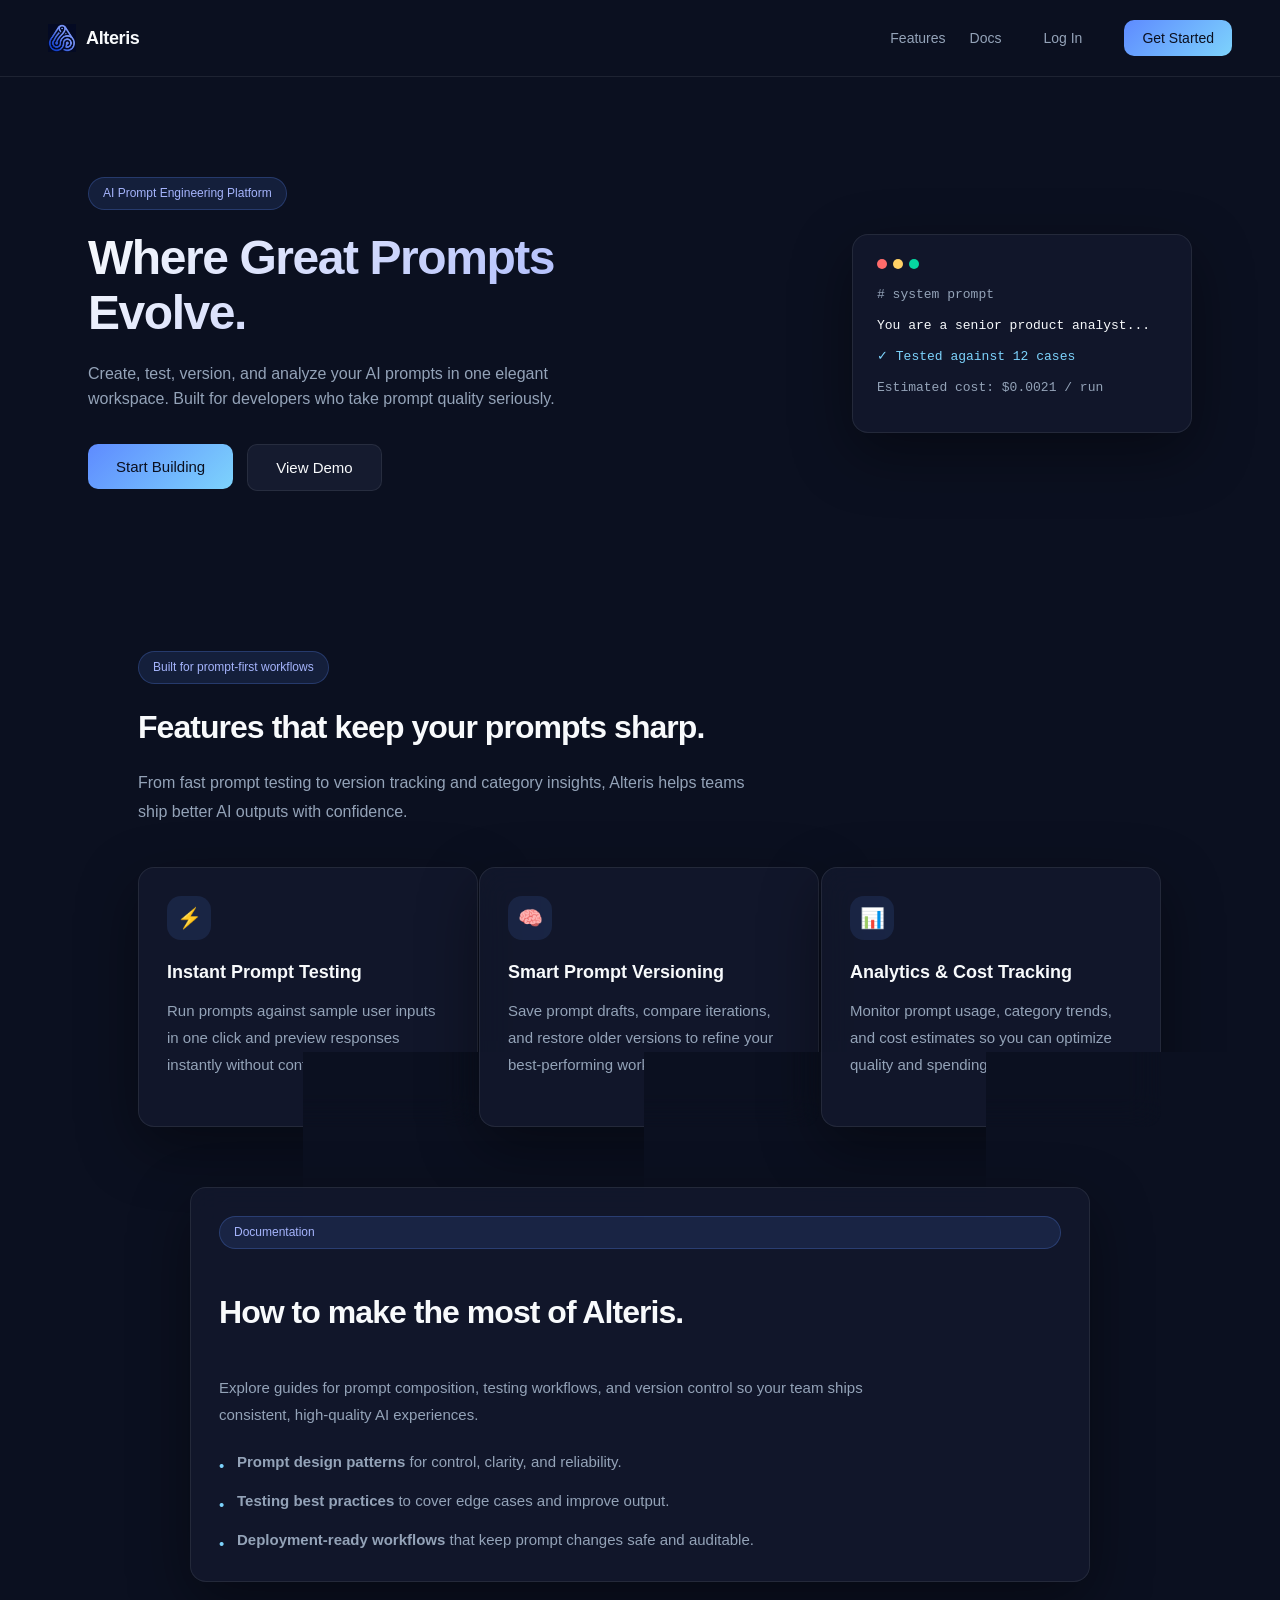
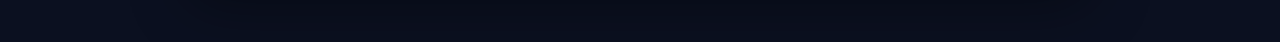
<file: frontend/index.html>
<!DOCTYPE html>
<html lang="en">
<head>
  <meta charset="UTF-8">
  <meta name="viewport" content="width=device-width, initial-scale=1.0">
  <title>Alteris — Where Great Prompts Evolve</title>
  <link rel="icon" type="image/png" href="logo.png">
  <link rel="stylesheet" href="style.css">
</head>
<body>

  <nav class="navbar">
    <a href="index.html" class="nav-brand">
      <img src="logo.png" alt="Alteris logo" class="nav-logo">
      <span class="nav-title">Alteris</span>
    </a>
    <div class="nav-links">
      <a href="#features" class="nav-link">Features</a>
      <a href="#docs" class="nav-link">Docs</a>
      <a href="login.html"><button class="btn btn-ghost">Log In</button></a>
      <a href="signup.html"><button class="btn btn-primary">Get Started</button></a>
    </div>
  </nav>

  <main class="hero">
    <div class="hero-content">
      <span class="hero-badge">AI Prompt Engineering Platform</span>
      <h1 class="hero-title">Where Great Prompts Evolve.</h1>
      <p class="hero-subtitle">
        Create, test, version, and analyze your AI prompts in one elegant workspace.
        Built for developers who take prompt quality seriously.
      </p>
      <div class="hero-actions">
        <a href="signup.html"><button class="btn btn-primary btn-large">Start Building</button></a>
        <a href="https://drive.google.com/file/d/11SrBsMLAGwpeKGv7CvPNHX1LnYYcAS8o/view?usp=sharing" target="_blank" rel="noreferrer"><button class="btn btn-secondary btn-large">View Demo</button></a>
      </div>
    </div>

    <div class="hero-card floating-card">
      <div class="card-dot-row">
        <span class="dot dot-red"></span>
        <span class="dot dot-yellow"></span>
        <span class="dot dot-green"></span>
      </div>
      <p class="card-line card-line-muted"># system prompt</p>
      <p class="card-line">You are a senior product analyst...</p>
      <p class="card-line card-line-accent">✓ Tested against 12 cases</p>
      <p class="card-line card-line-muted">Estimated cost: $0.0021 / run</p>
    </div>
  </main>

  <section id="features" class="page-section">
    <div class="section-header">
      <span class="section-badge">Built for prompt-first workflows</span>
      <h2 class="section-title">Features that keep your prompts sharp.</h2>
      <p class="section-description">From fast prompt testing to version tracking and category insights, Alteris helps teams ship better AI outputs with confidence.</p>
    </div>
    <div class="feature-grid">
      <div class="feature-card floating-card">
        <div class="feature-icon">⚡</div>
        <h3 class="feature-title">Instant Prompt Testing</h3>
        <p class="feature-text">Run prompts against sample user inputs in one click and preview responses instantly without context switching.</p>
      </div>
      <div class="feature-card floating-card">
        <div class="feature-icon">🧠</div>
        <h3 class="feature-title">Smart Prompt Versioning</h3>
        <p class="feature-text">Save prompt drafts, compare iterations, and restore older versions to refine your best-performing workflows.</p>
      </div>
      <div class="feature-card floating-card">
        <div class="feature-icon">📊</div>
        <h3 class="feature-title">Analytics & Cost Tracking</h3>
        <p class="feature-text">Monitor prompt usage, category trends, and cost estimates so you can optimize quality and spending together.</p>
      </div>
    </div>
  </section>

  <section id="docs" class="page-section docs-section">
    <div class="docs-panel floating-card">
      <span class="section-badge">Documentation</span>
      <h2 class="section-title">How to make the most of Alteris.</h2>
      <p class="section-description">Explore guides for prompt composition, testing workflows, and version control so your team ships consistent, high-quality AI experiences.</p>
      <ul class="docs-list">
        <li><strong>Prompt design patterns</strong> for control, clarity, and reliability.</li>
        <li><strong>Testing best practices</strong> to cover edge cases and improve output.</li>
        <li><strong>Deployment-ready workflows</strong> that keep prompt changes safe and auditable.</li>
      </ul>
    </div>
  </section>

  <script src="script.js"></script>
</body>
</html>
</file>
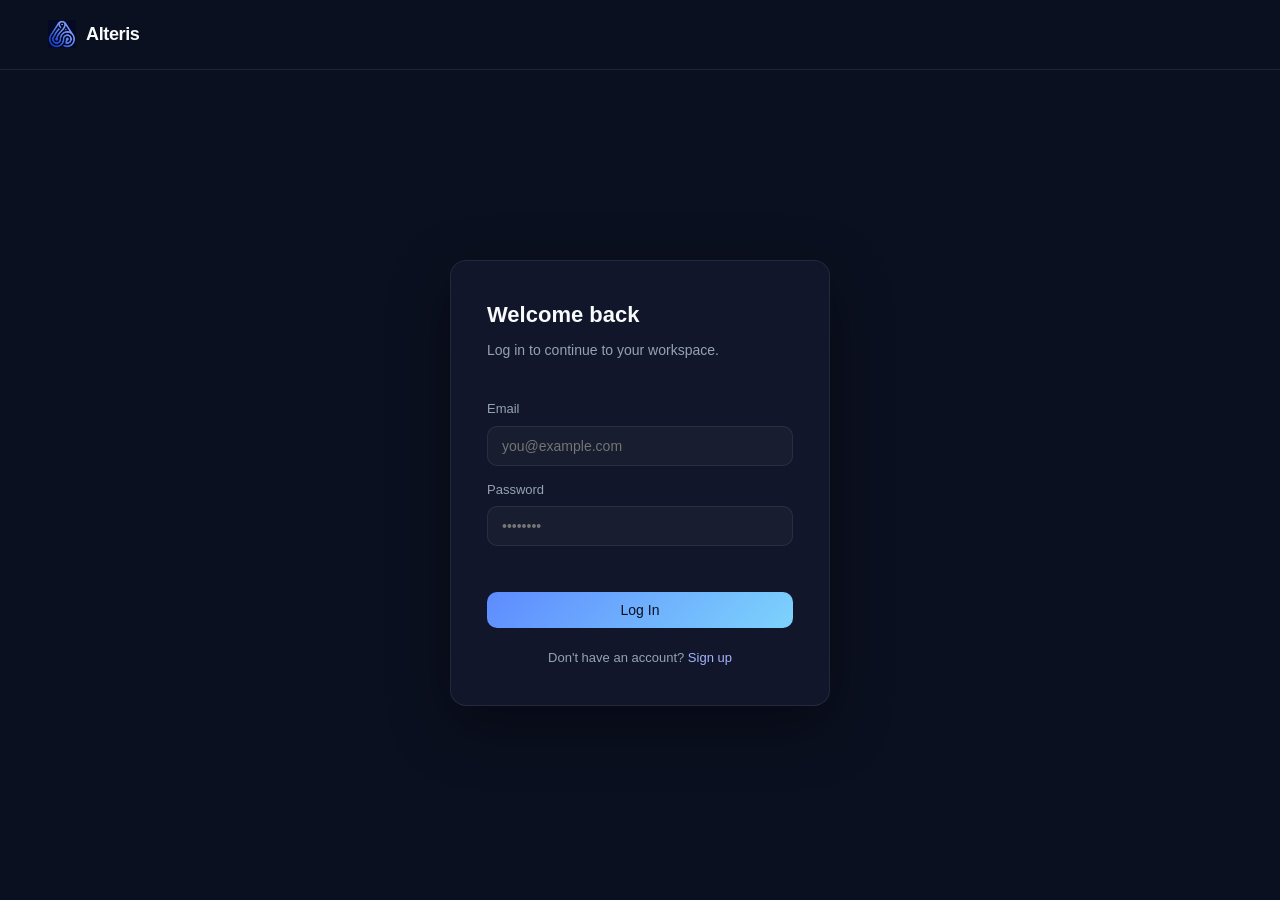
<file: frontend/compare.html>
<!DOCTYPE html>
<html lang="en">
<head>
  <meta charset="UTF-8">
  <meta name="viewport" content="width=device-width, initial-scale=1.0">
  <title>Compare Versions — Alteris</title>
  <link rel="icon" type="image/png" href="logo.png">
  <link rel="stylesheet" href="style.css">
</head>
<body>

  <nav class="navbar">
    <a href="index.html" class="nav-brand">
      <img src="logo.png" alt="Alteris logo" class="nav-logo">
      <span class="nav-title">Alteris</span>
    </a>
    <div class="nav-links">
      <a href="#" id="back-link" class="nav-link">← Back to Prompt</a>
    </div>
  </nav>

  <main class="workspace">
    <div class="workspace-header">
      <h1 class="workspace-title">A/B Comparison</h1>
    </div>

    <div class="compare-controls floating-card">
      <div class="compare-selects">
        <div>
          <label class="form-label">Version A</label>
          <select id="version-a-select" class="form-input"></select>
        </div>
        <div>
          <label class="form-label">Version B</label>
          <select id="version-b-select" class="form-input"></select>
        </div>
      </div>

      <label class="form-label">Test Input</label>
      <textarea id="compare-test-input" class="form-input form-textarea" rows="3" placeholder="Same input will be sent to both versions..."></textarea>

      <button class="btn btn-primary" id="run-compare-btn">Run Comparison</button>
      <p class="form-error" id="compare-error"></p>
    </div>

    <div class="compare-results">
      <div class="workspace-panel floating-card">
        <h3 class="compare-result-label" id="label-a">Version A</h3>
        <div class="response-box" id="response-a">
          <span class="response-placeholder">Run a comparison to see results.</span>
        </div>
        <div class="response-meta" id="meta-a"></div>
      </div>

      <div class="workspace-panel floating-card">
        <h3 class="compare-result-label" id="label-b">Version B</h3>
        <div class="response-box" id="response-b">
          <span class="response-placeholder">Run a comparison to see results.</span>
        </div>
        <div class="response-meta" id="meta-b"></div>
      </div>
    </div>
  </main>

  <script src="script.js"></script>
</body>
</html>
</file>
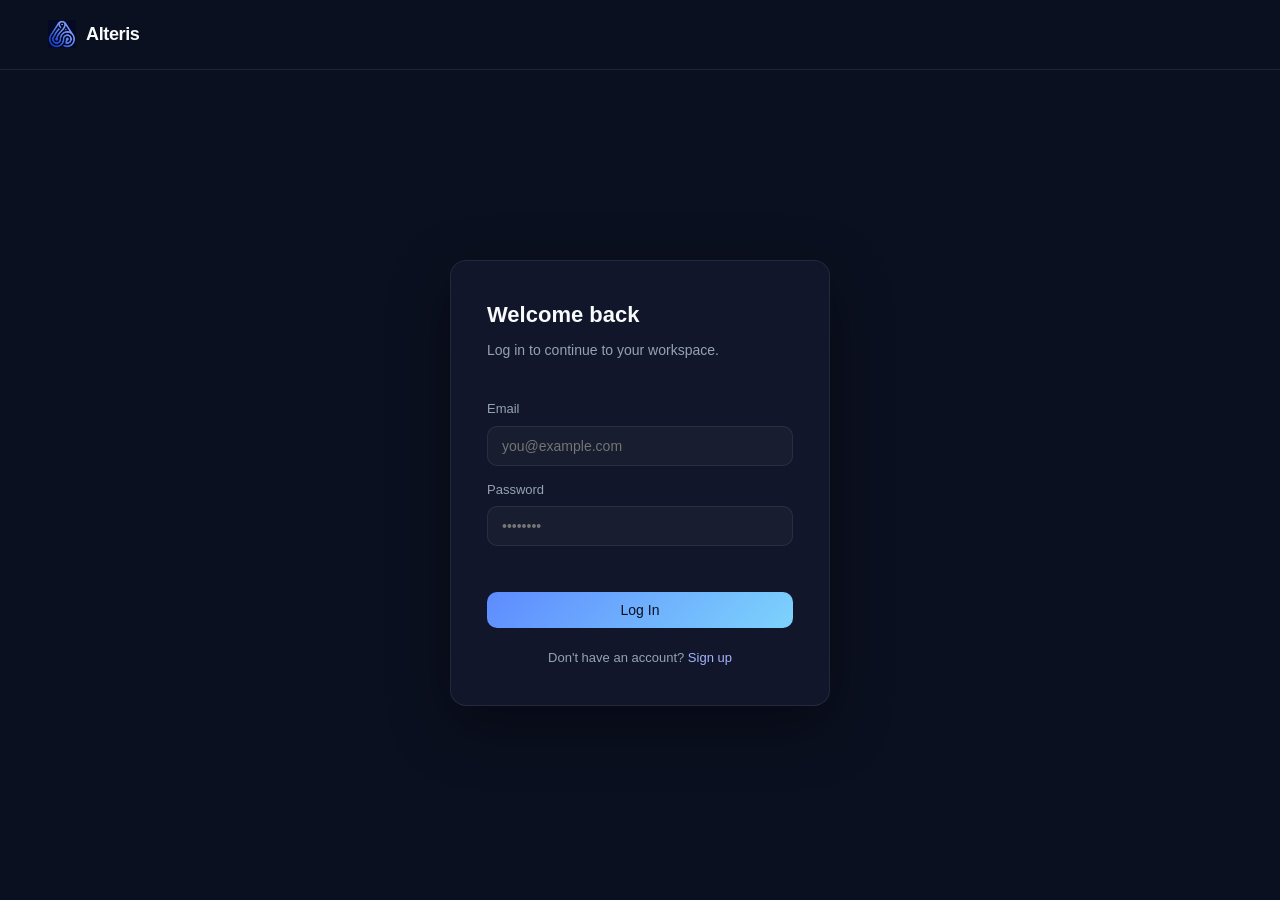
<file: frontend/dashboard.html>
<!DOCTYPE html>
<html lang="en">
<head>
  <meta charset="UTF-8">
  <meta name="viewport" content="width=device-width, initial-scale=1.0">
  <title>Dashboard — Alteris</title>
  <link rel="icon" type="image/png" href="logo.png">
  <link rel="stylesheet" href="style.css">
</head>
<body>

  <nav class="navbar">
    <a href="index.html" class="nav-brand">
      <img src="logo.png" alt="Alteris logo" class="nav-logo">
      <span class="nav-title">Alteris</span>
    </a>
    <div class="nav-links">
      <a href="dashboard.html" class="nav-link nav-link-active">Library</a>
      <a href="insights.html" class="nav-link">Insights</a>
      <span class="nav-user" id="user-email"></span>
      <button class="btn btn-ghost" id="logout-btn">Log Out</button>
    </div>
  </nav>

  <main class="dashboard">
    <div class="dashboard-header">
      <div>
        <h1 class="dashboard-title">Prompt Library</h1>
        <p class="dashboard-subtitle">All your saved prompts in one place.</p>
      </div>
      <button class="btn btn-primary" id="new-prompt-btn">+ New Prompt</button>
    </div>

    <div id="empty-state" class="empty-state" style="display:none;">
      <p>No prompts yet. Create your first one to get started.</p>
    </div>

    <div class="prompt-grid" id="prompt-grid"></div>
  </main>

  <!-- New / Edit Prompt Modal -->
  <div class="modal-overlay" id="prompt-modal" style="display:none;">
    <div class="modal floating-card">
      <h3 class="modal-title" id="modal-title">New Prompt</h3>
      <form id="prompt-form">
        <input type="hidden" id="prompt-id">

        <label class="form-label">Title</label>
        <input type="text" id="prompt-title" class="form-input" placeholder="e.g. Product Description Generator" required>

        <label class="form-label">Category</label>
        <input type="text" id="prompt-category" class="form-input" placeholder="General">

        <label class="form-label">Prompt Content</label>
        <textarea id="prompt-content" class="form-input form-textarea" placeholder="Write your prompt here..." required></textarea>

        <div class="modal-actions">
          <button type="button" class="btn btn-secondary" id="cancel-modal-btn">Cancel</button>
          <button type="submit" class="btn btn-primary" id="save-prompt-btn">Save Prompt</button>
        </div>
      </form>
    </div>
  </div>

  <script src="script.js"></script>
</body>
</html>
</file>
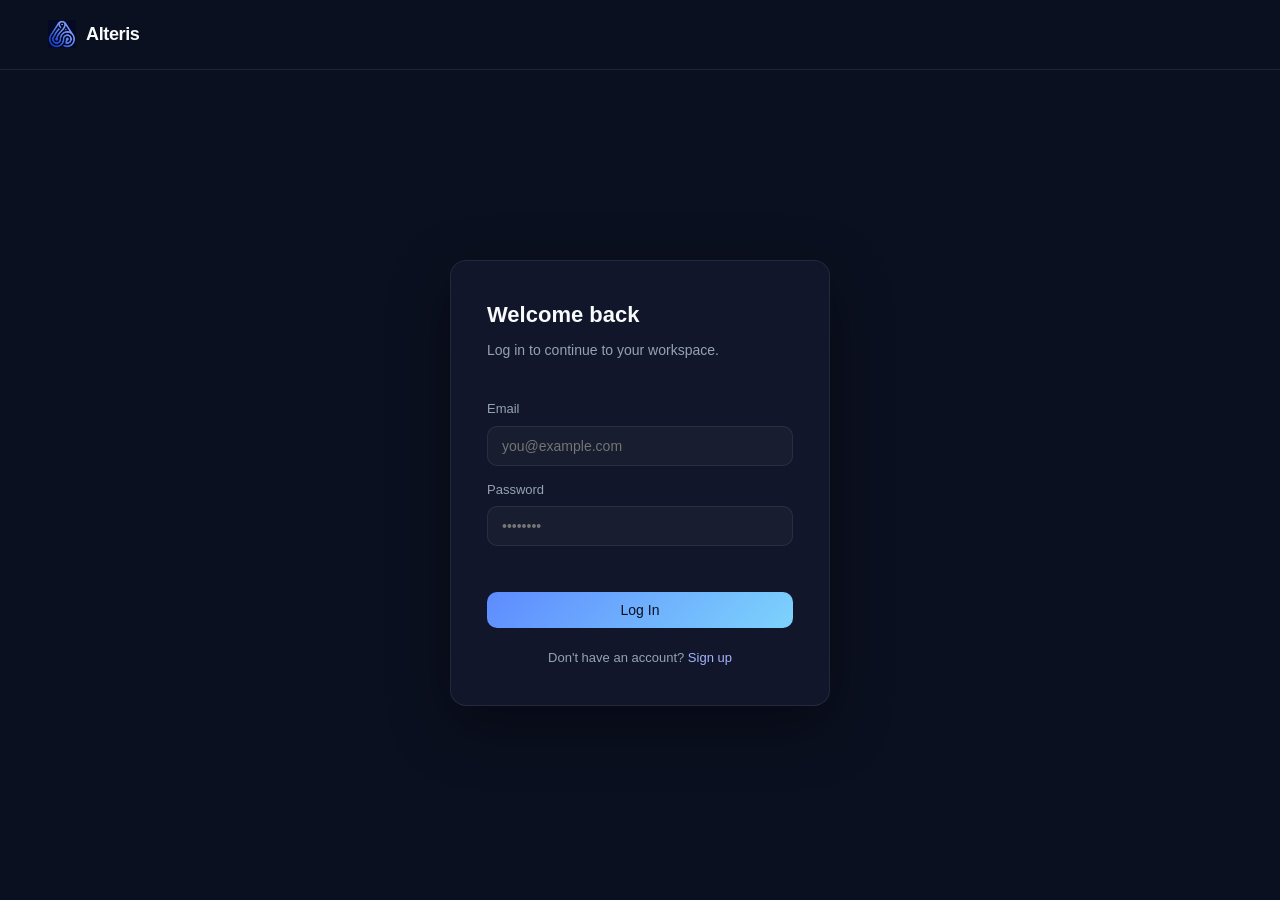
<file: frontend/login.html>
<!DOCTYPE html>
<html lang="en">
<head>
  <meta charset="UTF-8">
  <meta name="viewport" content="width=device-width, initial-scale=1.0">
  <title>Log In — Alteris</title>
  <link rel="icon" type="image/png" href="logo.png">
  <link rel="stylesheet" href="style.css">
</head>
<body>

  <nav class="navbar">
    <a href="index.html" class="nav-brand">
      <img src="logo.png" alt="Alteris logo" class="nav-logo">
      <span class="nav-title">Alteris</span>
    </a>
  </nav>

  <main class="auth-page">
    <div class="auth-card floating-card">
      <h2 class="auth-title">Welcome back</h2>
      <p class="auth-subtitle">Log in to continue to your workspace.</p>

      <form id="login-form" class="auth-form">
        <label class="form-label">Email</label>
        <input type="email" id="email" class="form-input" placeholder="you@example.com" required>

        <label class="form-label">Password</label>
        <input type="password" id="password" class="form-input" placeholder="••••••••" required>

        <p id="login-error" class="form-error"></p>

        <button type="submit" class="btn btn-primary btn-full" id="login-btn">Log In</button>
      </form>

      <p class="auth-switch">Don't have an account? <a href="signup.html">Sign up</a></p>
    </div>
  </main>

  <script src="script.js"></script>
</body>
</html>
</file>
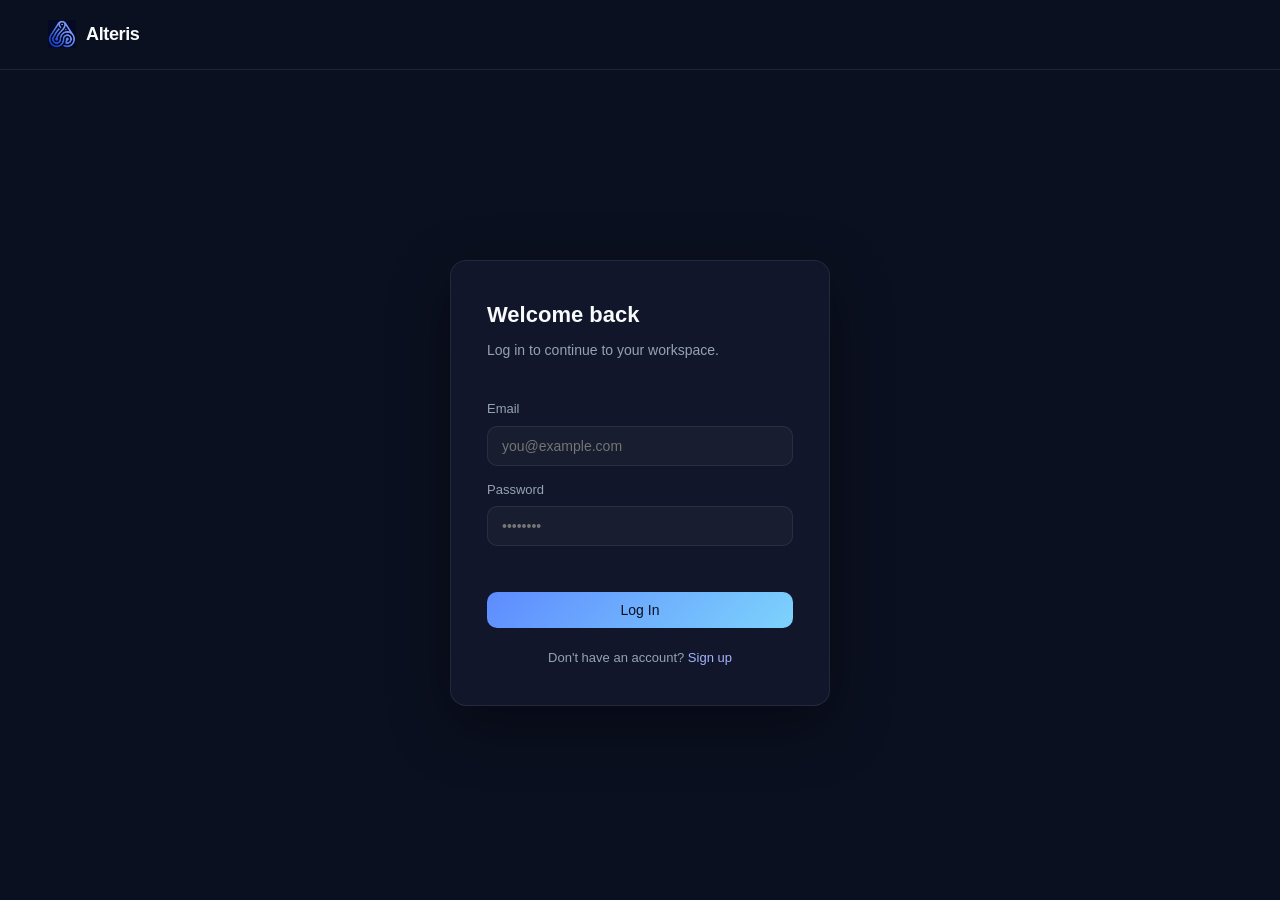
<file: frontend/prompt-detail.html>
<!DOCTYPE html>
<html lang="en">
<head>
  <meta charset="UTF-8">
  <meta name="viewport" content="width=device-width, initial-scale=1.0">
  <title>Test Prompt — Alteris</title>
  <link rel="icon" type="image/png" href="logo.png">
  <link rel="stylesheet" href="style.css">
</head>
<body>

  <nav class="navbar">
    <a href="index.html" class="nav-brand">
      <img src="logo.png" alt="Alteris logo" class="nav-logo">
      <span class="nav-title">Alteris</span>
    </a>
    <div class="nav-links">
      <a href="dashboard.html" class="nav-link">← Back to Library</a>
    </div>
  </nav>

  <main class="workspace">
    <div class="workspace-header">
      <h1 class="workspace-title" id="prompt-title-display">Loading...</h1>
      <span class="prompt-card-category" id="prompt-category-display"></span>
    </div>

    <div class="workspace-grid">

      <!-- Left: System prompt + test input -->
      <div class="workspace-panel floating-card">
        <label class="form-label">System Prompt</label>
        <textarea id="system-prompt-view" class="form-input form-textarea" rows="8"></textarea>

        <label class="form-label">Test Input (user message)</label>
        <textarea id="test-input" class="form-input form-textarea" placeholder="Type a message to test this prompt against..." rows="4"></textarea>

        <label class="form-label">Model</label>
        <select id="model-select" class="form-input">
          <option value="openai/gpt-oss-20b">openai/gpt-oss-20b (fastest)</option>
          <option value="openai/gpt-oss-120b">openai/gpt-oss-120b (most capable)</option>
        </select>

        <button class="btn btn-primary btn-full" id="run-btn">Run Prompt</button>
        <p class="form-error" id="run-error"></p>
      </div>

      <!-- Right: Response -->
      <div class="workspace-panel floating-card">
        <label class="form-label">Response</label>
        <div class="response-box" id="response-box">
          <span class="response-placeholder">Run the prompt to see a response here.</span>
        </div>
        <div class="response-meta" id="response-meta"></div>
      </div>

    </div>

    <!-- Analytics summary -->
    <div class="analytics-strip" id="analytics-strip">
      <div class="stat-card">
        <span class="stat-value" id="stat-total-runs">—</span>
        <span class="stat-label">Total Runs</span>
      </div>
      <div class="stat-card">
        <span class="stat-value" id="stat-avg-tokens">—</span>
        <span class="stat-label">Avg Tokens</span>
      </div>
      <div class="stat-card">
        <span class="stat-value" id="stat-avg-latency">—</span>
        <span class="stat-label">Avg Latency</span>
      </div>
    </div>

    <!-- Version control -->
    <div class="version-section">
      <div class="version-header">
        <h2 class="history-title">Versions</h2>
        <div class="version-actions">
          <input type="text" id="version-note" class="form-input" placeholder="Optional note (e.g. 'shorter tone')">
          <button class="btn btn-secondary" id="save-version-btn">Save Current as Version</button>
          <a href="#" id="compare-link" class="btn btn-secondary">Compare Versions</a>
        </div>
      </div>
      <div id="version-list" class="history-list"></div>
    </div>

    <!-- History -->
    <div class="history-section">
      <h2 class="history-title">Execution History</h2>
      <div id="history-list" class="history-list"></div>
    </div>
  </main>

  <script src="script.js"></script>
</body>
</html>
</file>
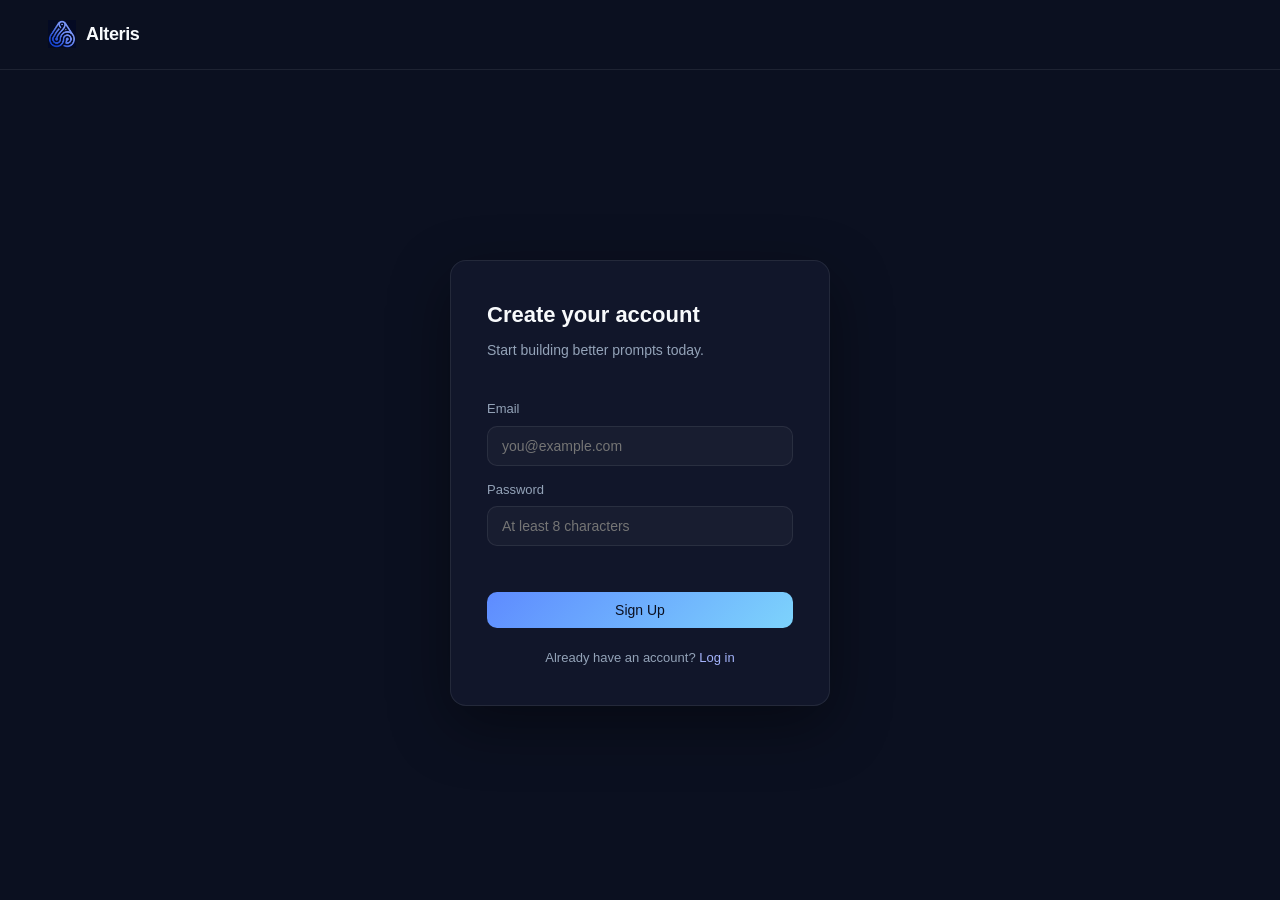
<file: frontend/signup.html>
<!DOCTYPE html>
<html lang="en">
<head>
  <meta charset="UTF-8">
  <meta name="viewport" content="width=device-width, initial-scale=1.0">
  <title>Sign Up — Alteris</title>
  <link rel="icon" type="image/png" href="logo.png">
  <link rel="stylesheet" href="style.css">
</head>
<body>

  <nav class="navbar">
    <a href="index.html" class="nav-brand">
      <img src="logo.png" alt="Alteris logo" class="nav-logo">
      <span class="nav-title">Alteris</span>
    </a>
  </nav>

  <main class="auth-page">
    <div class="auth-card floating-card">
      <h2 class="auth-title">Create your account</h2>
      <p class="auth-subtitle">Start building better prompts today.</p>

      <form id="signup-form" class="auth-form">
        <label class="form-label">Email</label>
        <input type="email" id="email" class="form-input" placeholder="you@example.com" required>

        <label class="form-label">Password</label>
        <input type="password" id="password" class="form-input" placeholder="At least 8 characters" required minlength="8">

        <p id="signup-error" class="form-error"></p>

        <button type="submit" class="btn btn-primary btn-full" id="signup-btn">Sign Up</button>
      </form>

      <p class="auth-switch">Already have an account? <a href="login.html">Log in</a></p>
    </div>
  </main>

  <script src="script.js"></script>
</body>
</html>
</file>
<file: frontend/style.css>
:root {
  --bg: #0B1020;
  --card: #151B2F;
  --primary: #5E8BFF;
  --periwinkle: #A5B4FC;
  --cyan: #7DD3FC;
  --white: #F8FAFC;
  --muted: #94A3B8;
  --border: rgba(255, 255, 255, 0.08);
}

* {
  margin: 0;
  padding: 0;
  box-sizing: border-box;
}

body {
  background: var(--bg);
  color: var(--white);
  font-family: -apple-system, BlinkMacSystemFont, "Segoe UI", Roboto, sans-serif;
  line-height: 1.6;
}

/* ---------- Navbar ---------- */

.navbar {
  display: flex;
  justify-content: space-between;
  align-items: center;
  padding: 20px 48px;
  border-bottom: 1px solid var(--border);
}

.nav-brand {
  display: flex;
  align-items: center;
  gap: 10px;
  color: inherit;
  text-decoration: none;
}

.nav-brand:hover,
.nav-brand:focus {
  text-decoration: none;
}

.nav-logo {
  width: 28px;
  height: 28px;
}

.nav-title {
  font-size: 18px;
  font-weight: 600;
  letter-spacing: -0.02em;
}

.nav-links {
  display: flex;
  align-items: center;
  gap: 24px;
}

.nav-link {
  color: var(--muted);
  text-decoration: none;
  font-size: 14px;
  transition: color 0.2s ease;
}

.nav-link:hover {
  color: var(--white);
}

.nav-link-active {
  color: var(--white) !important;
  font-weight: 500;
}

/* ---------- Buttons ---------- */

.btn {
  border: none;
  border-radius: 10px;
  padding: 10px 18px;
  font-size: 14px;
  font-weight: 500;
  cursor: pointer;
  transition: transform 0.15s ease, box-shadow 0.15s ease, background 0.2s ease;
}

.btn-primary {
  background: linear-gradient(135deg, var(--primary), var(--cyan));
  color: #0B1020;
}

.btn-primary:hover {
  transform: translateY(-1px);
  box-shadow: 0 8px 24px rgba(94, 139, 255, 0.35);
}

.btn-ghost {
  background: transparent;
  color: var(--muted);
}

.btn-ghost:hover {
  color: var(--white);
}

.btn-secondary {
  background: var(--card);
  color: var(--white);
  border: 1px solid var(--border);
}

.btn-secondary:hover {
  border-color: var(--primary);
}

.btn-large {
  padding: 14px 28px;
  font-size: 15px;
}

.btn-small {
  padding: 6px 12px;
  font-size: 12px;
}

.btn-full {
  width: 100%;
  margin-top: 20px;
}

/* ---------- Hero ---------- */

.hero {
  display: flex;
  align-items: center;
  justify-content: space-between;
  gap: 60px;
  max-width: 1200px;
  margin: 0 auto;
  padding: 100px 48px;
}

.hero-content {
  max-width: 520px;
}

.hero-badge {
  display: inline-block;
  background: rgba(94, 139, 255, 0.12);
  color: var(--periwinkle);
  border: 1px solid rgba(94, 139, 255, 0.25);
  border-radius: 999px;
  padding: 6px 14px;
  font-size: 12px;
  font-weight: 500;
  margin-bottom: 20px;
}

.hero-title {
  font-size: 48px;
  font-weight: 700;
  letter-spacing: -0.03em;
  line-height: 1.15;
  margin-bottom: 20px;
  background: linear-gradient(135deg, var(--white), var(--periwinkle));
  -webkit-background-clip: text;
  -webkit-text-fill-color: transparent;
}

.hero-subtitle {
  color: var(--muted);
  font-size: 16px;
  margin-bottom: 32px;
}

.hero-actions {
  display: flex;
  gap: 14px;
}

/* ---------- Floating card ---------- */

.floating-card {
  background: rgba(21, 27, 47, 0.7);
  backdrop-filter: blur(16px);
  border: 1px solid var(--border);
  border-radius: 16px;
  padding: 24px;
  width: 340px;
  box-shadow: 0 20px 60px rgba(0, 0, 0, 0.4);
  animation: float 6s ease-in-out infinite;
}

@keyframes float {
  0%, 100% { transform: translateY(0px); }
  50% { transform: translateY(-10px); }
}

.card-dot-row {
  display: flex;
  gap: 6px;
  margin-bottom: 16px;
}

.dot {
  width: 10px;
  height: 10px;
  border-radius: 50%;
}

.dot-red { background: #FF6B6B; }
.dot-yellow { background: #FFD166; }
.dot-green { background: #06D6A0; }

.card-line {
  font-family: "SFMono-Regular", Consolas, monospace;
  font-size: 13px;
  margin-bottom: 10px;
}

.card-line-muted {
  color: var(--muted);
}

.card-line-accent {
  color: var(--cyan);
}

.page-section {
  max-width: 1100px;
  margin: 0 auto;
  padding: 60px 48px;
}

.section-header {
  max-width: 640px;
  margin-bottom: 40px;
}

.section-badge {
  display: inline-block;
  background: rgba(94, 139, 255, 0.12);
  color: var(--periwinkle);
  border: 1px solid rgba(94, 139, 255, 0.25);
  border-radius: 999px;
  padding: 6px 14px;
  font-size: 12px;
  font-weight: 500;
  margin-bottom: 18px;
}

.section-title {
  font-size: 32px;
  font-weight: 700;
  letter-spacing: -0.03em;
  margin-bottom: 16px;
}

.section-description {
  color: var(--muted);
  font-size: 16px;
  line-height: 1.8;
  max-width: 680px;
}

.feature-grid {
  display: grid;
  grid-template-columns: repeat(3, minmax(0, 1fr));
  gap: 20px;
}

.feature-card,
.docs-panel {
  min-height: 260px;
  padding: 28px;
}

.feature-icon {
  width: 44px;
  height: 44px;
  border-radius: 14px;
  display: grid;
  place-items: center;
  background: rgba(94, 139, 255, 0.12);
  color: var(--periwinkle);
  font-size: 20px;
  margin-bottom: 18px;
}

.feature-title {
  font-size: 18px;
  font-weight: 600;
  margin-bottom: 10px;
}

.feature-text,
.docs-panel p,
.docs-list {
  color: var(--muted);
  font-size: 15px;
  line-height: 1.8;
}

.docs-section {
  padding-top: 0;
  display: flex;
  justify-content: center;
}

.docs-panel {
  display: flex;
  flex-direction: column;
  gap: 20px;
  width: 100%;
  max-width: 900px;
}

.docs-list {
  list-style: none;
  padding: 0;
  margin: 0;
  display: grid;
  gap: 12px;
}

.docs-list li {
  padding-left: 18px;
  position: relative;
}

.docs-list li::before {
  content: "•";
  position: absolute;
  left: 0;
  top: 0.25em;
  color: var(--cyan);
}

@media (max-width: 980px) {
  .hero {
    flex-direction: column;
    padding: 56px 24px;
  }

  .feature-grid {
    grid-template-columns: 1fr;
  }
}

/* ---------- Auth pages ---------- */

.auth-page {
  display: flex;
  align-items: center;
  justify-content: center;
  min-height: calc(100vh - 73px);
  padding: 40px 24px;
}

.auth-card {
  width: 380px;
  padding: 36px;
  animation: none; /* no floating on functional forms */
}

.auth-title {
  font-size: 22px;
  font-weight: 600;
  margin-bottom: 6px;
}

.auth-subtitle {
  color: var(--muted);
  font-size: 14px;
  margin-bottom: 24px;
}

.auth-form {
  display: flex;
  flex-direction: column;
}

.form-label {
  display: block;
  font-size: 13px;
  color: var(--muted);
  margin-bottom: 6px;
  margin-top: 14px;
}

.form-input {
  display: block;
  width: 100%;
  box-sizing: border-box;
  background: rgba(255, 255, 255, 0.03);
  border: 1px solid var(--border);
  border-radius: 10px;
  padding: 11px 14px;
  color: var(--white);
  font-size: 14px;
  font-family: inherit;
  outline: none;
  transition: border-color 0.2s ease;
}

.form-input:focus {
  border-color: var(--primary);
}

/* Ensure native select dropdown options are readable on dark theme */
select.form-input,
select.form-input option {
  color: var(--white);
  background: var(--card);
}

/* Improve focus/hover visibility in supported browsers */
select.form-input:focus {
  border-color: var(--primary);
}

/* When browsers show a highlighted option, ensure contrast */
select.form-input option:checked,
select.form-input option:focus,
select.form-input option:hover {
  background: rgba(94, 139, 255, 0.14);
  color: var(--white);
}

.form-textarea {
  min-height: 140px;
  resize: vertical;
}

.form-error {
  color: #FF6B6B;
  font-size: 13px;
  margin-top: 10px;
  min-height: 16px;
}

.auth-switch {
  text-align: center;
  color: var(--muted);
  font-size: 13px;
  margin-top: 20px;
}

.auth-switch a {
  color: var(--periwinkle);
  text-decoration: none;
}

/* ---------- Dashboard ---------- */

.dashboard {
  max-width: 1100px;
  margin: 0 auto;
  padding: 48px;
}

.dashboard-header {
  display: flex;
  justify-content: space-between;
  align-items: flex-end;
  margin-bottom: 36px;
}

.dashboard-title {
  font-size: 28px;
  font-weight: 700;
  letter-spacing: -0.02em;
}

.dashboard-subtitle {
  color: var(--muted);
  font-size: 14px;
  margin-top: 4px;
}

.nav-user {
  color: var(--muted);
  font-size: 13px;
}

.empty-state {
  text-align: center;
  color: var(--muted);
  padding: 60px 0;
  border: 1px dashed var(--border);
  border-radius: 16px;
}

/* ---------- Prompt cards ---------- */

.prompt-grid {
  display: grid;
  grid-template-columns: repeat(auto-fill, minmax(280px, 1fr));
  gap: 20px;
}

.prompt-card {
  background: var(--card);
  border: 1px solid var(--border);
  border-radius: 14px;
  padding: 20px;
  cursor: pointer;
  transition: transform 0.15s ease, border-color 0.2s ease;
}

.prompt-card:hover {
  transform: translateY(-2px);
  border-color: var(--primary);
}

.prompt-card-category {
  display: inline-block;
  background: rgba(94, 139, 255, 0.12);
  color: var(--periwinkle);
  font-size: 11px;
  font-weight: 500;
  padding: 3px 10px;
  border-radius: 999px;
  margin-bottom: 12px;
}

.prompt-card-title {
  font-size: 16px;
  font-weight: 600;
  margin-bottom: 8px;
}

.prompt-card-preview {
  color: var(--muted);
  font-size: 13px;
  display: -webkit-box;
  -webkit-line-clamp: 3;
  -webkit-box-orient: vertical;
  overflow: hidden;
  margin-bottom: 14px;
}

.prompt-card-footer {
  display: flex;
  justify-content: space-between;
  align-items: center;
  font-size: 12px;
  color: var(--muted);
}

.prompt-card-cost {
  color: var(--cyan);
  font-weight: 500;
}

.prompt-card-delete {
  color: #FF6B6B;
  background: none;
  border: none;
  cursor: pointer;
  font-size: 12px;
}

/* ---------- Modal ---------- */

.modal-overlay {
  position: fixed;
  inset: 0;
  background: rgba(11, 16, 32, 0.7);
  backdrop-filter: blur(4px);
  display: flex;
  align-items: center;
  justify-content: center;
  z-index: 100;
}

.modal {
  width: 480px;
  max-width: 90vw;
  padding: 32px;
  animation: none;
}

.modal-title {
  font-size: 18px;
  font-weight: 600;
  margin-bottom: 20px;
}

.modal-actions {
  display: flex;
  justify-content: flex-end;
  gap: 12px;
  margin-top: 24px;
}

/* ---------- Workspace (prompt detail page) ---------- */

.workspace {
  max-width: 1100px;
  margin: 0 auto;
  padding: 48px;
}

.workspace-header {
  display: flex;
  align-items: center;
  gap: 14px;
  margin-bottom: 28px;
}

.workspace-title {
  font-size: 24px;
  font-weight: 700;
  letter-spacing: -0.02em;
}

.workspace-grid {
  display: grid;
  grid-template-columns: 1fr 1fr;
  gap: 24px;
}

.workspace-panel {
  padding: 24px;
  animation: none;
  display: flex;
  flex-direction: column;
}

.response-box {
  display: block;
  width: 100%;
  box-sizing: border-box;
  background: rgba(255, 255, 255, 0.03);
  border: 1px solid var(--border);
  border-radius: 10px;
  padding: 16px;
  min-height: 260px;
  font-size: 14px;
  white-space: pre-wrap;
  word-break: break-word;
  line-height: 1.7;
  margin-top: 6px;
  overflow-y: auto;
}

.response-placeholder {
  display: block;
  color: var(--muted);
}

.response-meta {
  display: flex;
  gap: 16px;
  color: var(--muted);
  font-size: 12px;
  margin-top: 10px;
}

/* ---------- History ---------- */

.history-section {
  margin-top: 40px;
}

.history-title {
  font-size: 18px;
  font-weight: 600;
  margin-bottom: 16px;
}

.history-list {
  display: flex;
  flex-direction: column;
  gap: 12px;
}

.history-item {
  background: var(--card);
  border: 1px solid var(--border);
  border-radius: 12px;
  padding: 16px 20px;
}

.history-item-top {
  display: flex;
  justify-content: space-between;
  color: var(--muted);
  font-size: 12px;
  margin-bottom: 8px;
}

.history-item-input {
  font-size: 13px;
  color: var(--periwinkle);
  margin-bottom: 6px;
}

.history-item-response {
  font-size: 13px;
  color: var(--white);
  white-space: pre-wrap;
}

/* ---------- Analytics strip ---------- */

.analytics-strip {
  display: grid;
  grid-template-columns: repeat(3, 1fr);
  gap: 16px;
  margin-top: 32px;
}

.stat-card {
  background: var(--card);
  border: 1px solid var(--border);
  border-radius: 14px;
  padding: 20px;
  display: flex;
  flex-direction: column;
  gap: 4px;
}

.stat-value {
  font-size: 26px;
  font-weight: 700;
  color: var(--periwinkle);
}

.stat-label {
  font-size: 12px;
  color: var(--muted);
}

/* ---------- Version section ---------- */

.version-section {
  margin-top: 40px;
}

.version-header {
  display: flex;
  justify-content: space-between;
  align-items: center;
  flex-wrap: wrap;
  gap: 12px;
  margin-bottom: 16px;
}

.version-actions {
  display: flex;
  gap: 10px;
  align-items: center;
}

.version-actions .form-input {
  width: 220px;
}

.version-item {
  background: var(--card);
  border: 1px solid var(--border);
  border-radius: 12px;
  padding: 14px 20px;
  display: flex;
  justify-content: space-between;
  align-items: center;
}

.version-item-info {
  font-size: 13px;
}

.version-item-number {
  color: var(--cyan);
  font-weight: 600;
  margin-right: 10px;
}

.version-item-note {
  color: var(--muted);
}

.version-item-date {
  color: var(--muted);
  font-size: 12px;
  margin-left: 10px;
}

.version-item-actions {
  display: flex;
  gap: 8px;
}

/* ---------- Compare page ---------- */

.compare-controls {
  padding: 24px;
  animation: none;
  margin-bottom: 24px;
}

.compare-selects {
  display: grid;
  grid-template-columns: 1fr 1fr;
  gap: 20px;
  margin-bottom: 14px;
}

.compare-results {
  display: grid;
  grid-template-columns: 1fr 1fr;
  gap: 24px;
}

.compare-result-label {
  font-size: 14px;
  font-weight: 600;
  color: var(--periwinkle);
  margin-bottom: 12px;
}

/* ---------- Insights charts ---------- */

.charts-grid {
  display: grid;
  grid-template-columns: 1fr 1fr;
  gap: 24px;
  margin-top: 32px;
}

.chart-card {
  padding: 24px;
  animation: none;
}

.chart-title {
  font-size: 15px;
  font-weight: 600;
  margin-bottom: 16px;
  color: var(--muted);
}

.chart-card canvas {
  max-height: 280px;
}

/* ---------- Responsive ---------- */

@media (max-width: 900px) {
  .hero {
    flex-direction: column;
    text-align: center;
    padding: 60px 24px;
  }

  .hero-actions {
    justify-content: center;
  }

  .nav-links {
    gap: 12px;
  }

  .charts-grid {
    grid-template-columns: 1fr;
  }
}

@media (max-width: 800px) {
  .workspace-grid {
    grid-template-columns: 1fr;
  }

  .analytics-strip {
    grid-template-columns: 1fr;
  }

  .compare-selects, .compare-results {
    grid-template-columns: 1fr;
  }
}
</file>
